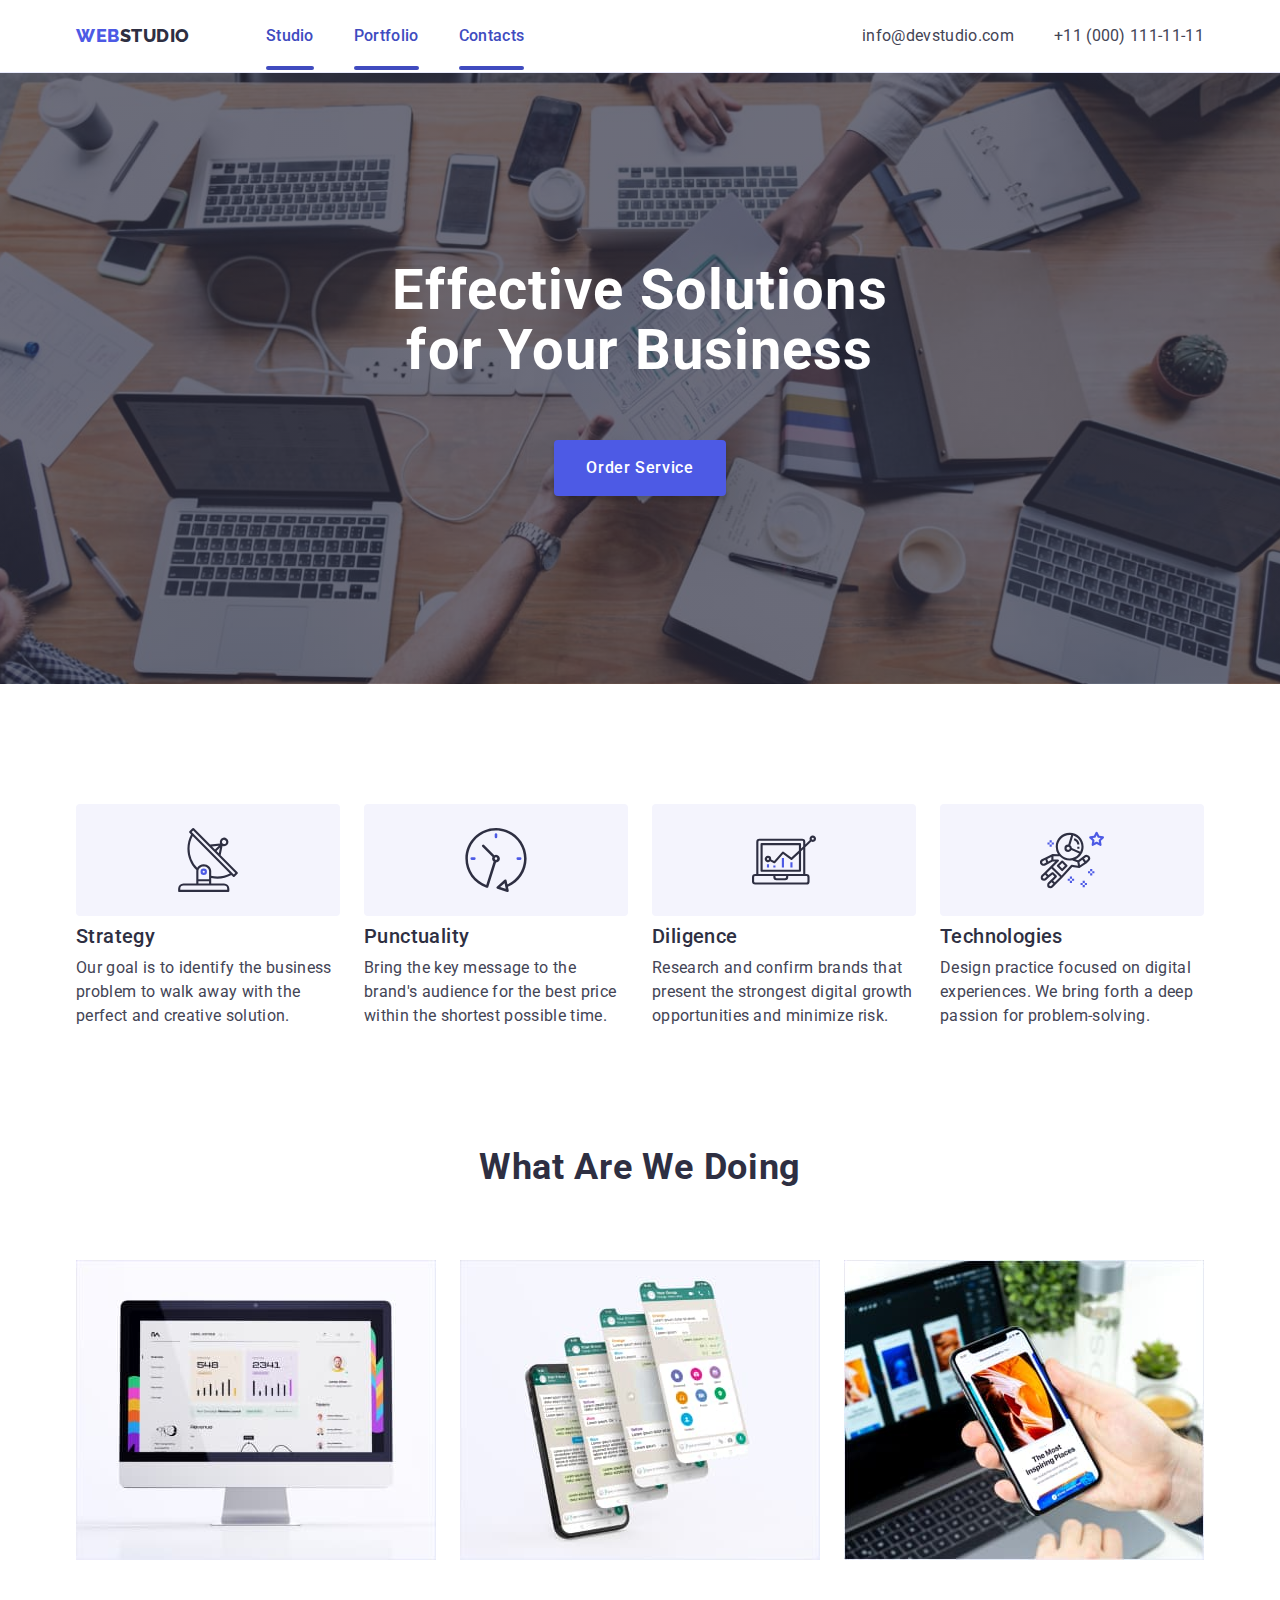
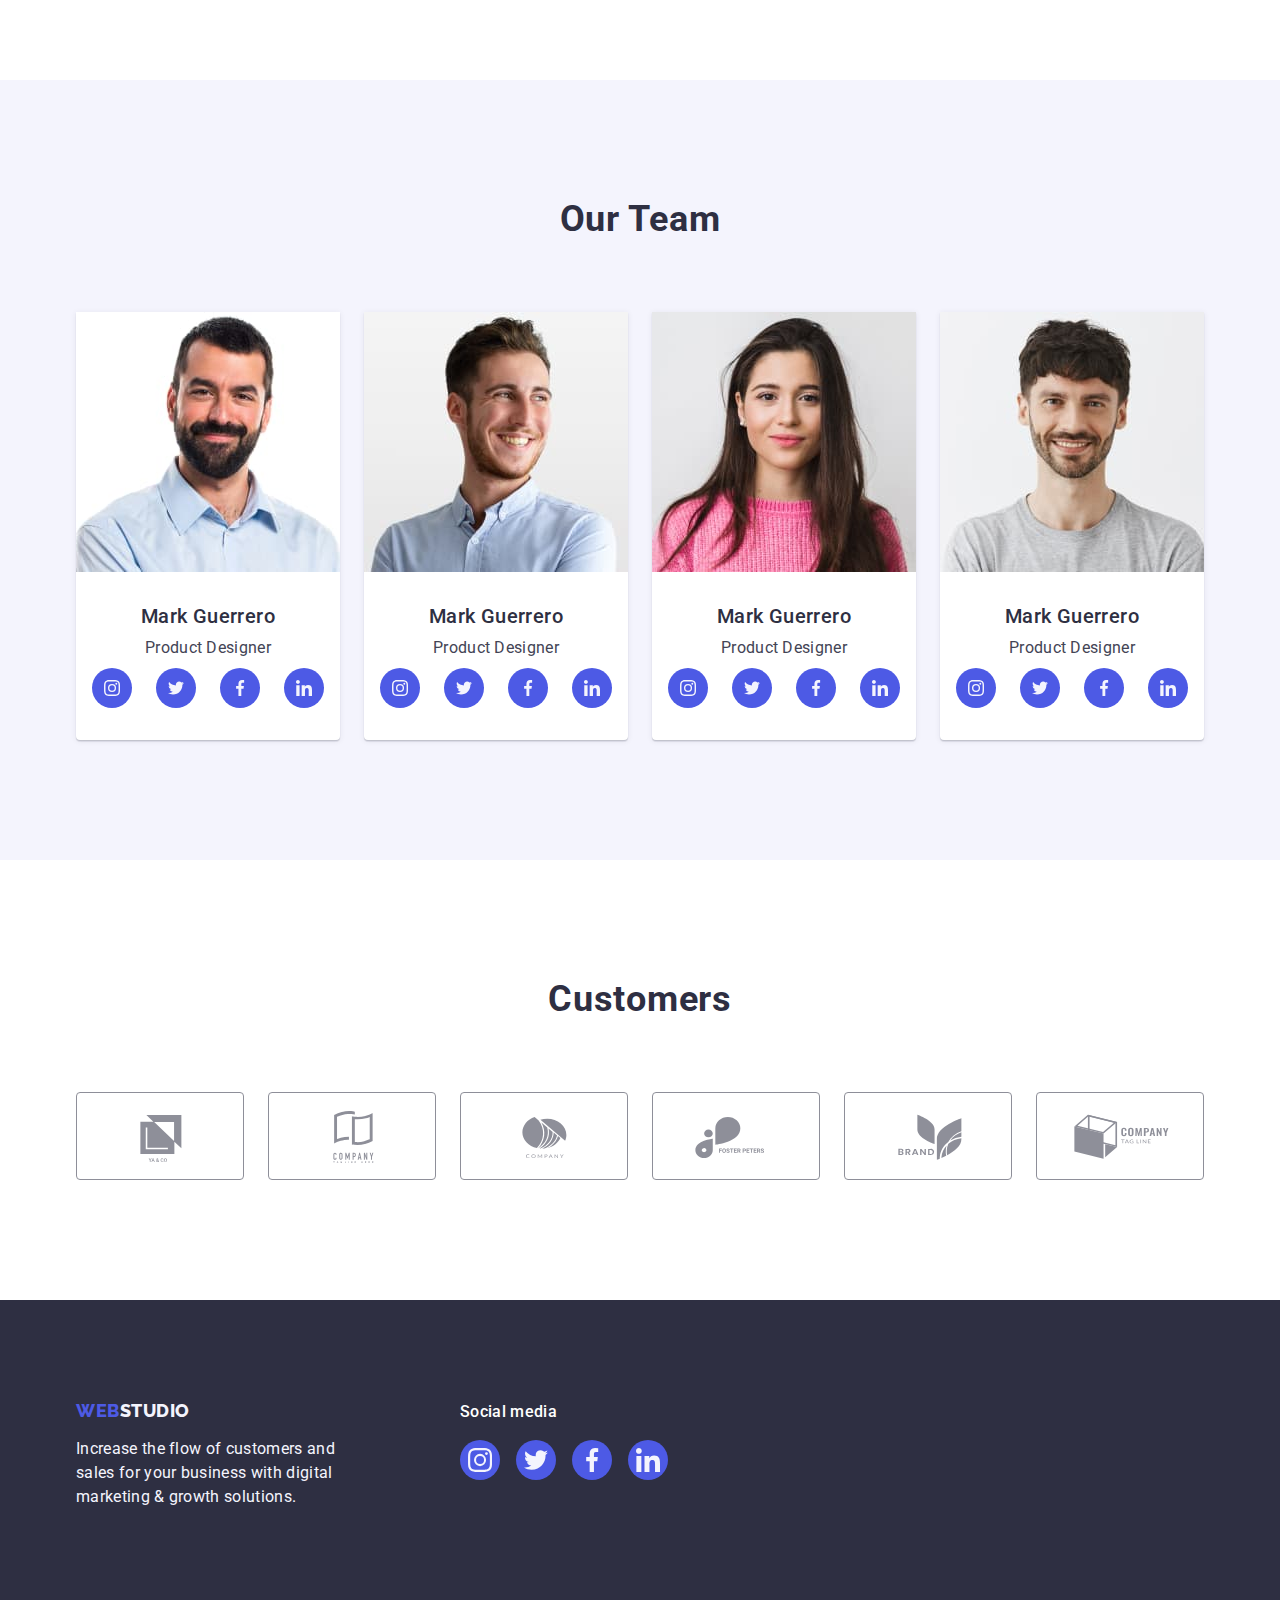
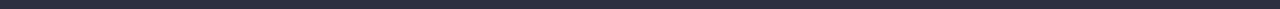
<file: index.html>
<!DOCTYPE html>
<html lang="en">
<head>
    <meta charset="UTF-8">
    <meta http-equiv="X-UA-Compatible" content="IE=edge">
    <meta name="viewport" content="width=device-width, initial-scale=1.0">
    <title>Web Studio</title>
    <link rel="stylesheet" href="https://cdn.jsdelivr.net/npm/modern-normalize@2.0.0/modern-normalize.min.css">
   
    <link rel="preconnect" href="https://fonts.googleapis.com">
    <link rel="preconnect" href="https://fonts.gstatic.com" crossorigin>
    <link href="https://fonts.googleapis.com/css2?family=Raleway:wght@800&family=Roboto:wght@400;500;700&display=swap" rel="stylesheet">
    <link rel="stylesheet" href="./css/styles.css">
</head>
<body>
<!-- HEADER -->
    <header class="page-header">
        <div class="container site-nav">
            <nav  class="site-nav">
                <a class="logo link" href="./index.html">Web<span class="color-logo-part">Studio</span></a>
                <ul class="site-nav list">
                    <li class="menu-item"> <a class="menu-link link is-active" href="./index.html">Studio</a></li>
                    <li class="menu-item"><a class="menu-link link is-active" href="./portfolio.html">Portfolio</a></li>
                    <li class="menu-item"><a class="menu-link link is-active" href="">Contacts</a></li>
                </ul>
            </nav> 
            <address class="contacts">
                <ul class="list contacts-nav">
                    <li class="contact-item"> <a class="link tel" href="mailto:info@devstudio.com">info@devstudio.com</a> </li>
                    <li class="contact-item"><a class="link tel" href="tel:+110001111111">+11 (000) 111-11-11</a> </li>
                
                </ul>
            </address>
        
        </div>
    </header>

<!-- MAIN -->
    <main>
        <!-- HERO -->
        <section class="hero overlay">
            <div class="container">
                <h1 class="hero-title">Effective Solutions for Your Business</h1>
                <button class="modal-btn" type="button" data-modal-open>Order Service</button>
            </div>
           
        </section>
        
        <!-- PRIORITIES -->
        <section class="section">
            <div class="container">
                <h2 class="visually-hidden">Our priorities</h2>
                <ul class="list product-flex-container">
                    <li class="team-flex-element">
                       <div class="priority-icon">
                           <svg width="64" height="64">
                            <use href="./images/icons.svg#icon-antenna"></use>
                           </svg> 
                        </div>
                        <h3 class="item-name card-content-nocentered">Strategy</h3>
                        <p class="description card-content-nocentered">Our goal is to identify the business problem to walk away with the perfect and creative solution.</p>
                    </li>
                    <li class="team-flex-element">
                        <div class="priority-icon">
                            <svg width="64" height="64">
                                <use href="./images/icons.svg#icon-clock"></use>

                            </svg>
                        </div>     
                        <h3 class="item-name card-content-nocentered">Punctuality</h3>
                        <p class="description card-content-nocentered">Bring the key message to the brand's audience for the best price within the shortest possible time.</p>
                        
                    </li>
                    <li class="team-flex-element">
                        <div class="priority-icon">
                            <svg width="64" height="64">
                                <use href="./images/icons.svg#icon-diagram"></use>

                            </svg> 
                        </div>    
                        <h3 class="item-name card-content-nocentered">Diligence</h3>
                        <p class="description card-content-nocentered">Research and confirm brands that present the strongest digital growth opportunities and minimize risk.</p>                        
                    </li>
                    <li class="team-flex-element">
                        <div class="priority-icon">
                            <svg width="64" height="64">
                                <use href="./images/icons.svg#icon-astronaut"></use>

                            </svg>
                        </div>     
                        <h3 class="item-name card-content-nocentered">Technologies</h3>
                        <p class="description card-content-nocentered">Design practice focused on digital experiences. We bring forth a deep passion for problem-solving.</p>                        
                    </li>
                </ul>
            </div>
        </section>
        <!-- DOING -->
        <section class="section">
            <div class="container">
             <h2 class="suptitle">What are we doing</h2>    
                <ul class="list product-flex-container">
                    <li class="product-flex-element"> <img src="./images/img1.jpg" alt="monitor" width="360" height="300"> </li>
                    <li class="product-flex-element"> <img src="./images/img2.jpg" alt="cellphones" width="360" height="300"> </li> 
                    <li class="product-flex-element"> <img src="./images/img3.jpg" alt="monitor and cellphone" width="360" height="300"> </li>           
                </ul>
            </div>
           
        </section>
        <!-- TEAM -->
        <section class="section team">
            <div class="container">
                <h2 class="suptitle">Our Team</h2>
                <ul class="list product-flex-container">
                    <li class="card team-flex-element team-shadow">
                            <img src="./images/img_.jpg" alt="Mark Guerrero" width="264" height="260">
                            <div class="card-content">
                                <h3 class="item-name">Mark Guerrero</h3>
                                <p  class="description">Product Designer</p>
                                <ul class="list social-media">
                                    <li class="s-m-item">
                                        <a href="#" class="link s-m-link">
                                            <svg width="16" height="16" class="s-m-logo-fill">
                                                <use href="./images/icons.svg#icon-instagram">
                                                </use>
                                            </svg>                                            
                                        </a> 
                                    </li>
                                    <li class="s-m-item">
                                        <a href="#" class="link s-m-link">
                                            <svg width="16" height="16" class="s-m-logo-fill">
                                                    <use href="./images/icons.svg#icon-twitter">
                                                    </use>                                            
                                            </svg>                           
                                        </a>
                                    </li>
                                    <li class="s-m-item">
                                        <a href="#" class="link s-m-link">
                                            <svg width="16" height="16" class="s-m-logo-fill">
                                                <use href="./images/icons.svg#icon-facebook">
                                                </use>
                                            </svg>                                            
                                        </a> 
                                    </li>
                                    <li class="s-m-item">
                                        <a href="#" class="link s-m-link" >
                                            <svg width="16" height="16" class="s-m-logo-fill">
                                                <use href="./images/icons.svg#icon-linkedin">
                                                </use>
                                            </svg>                                          
                                        </a> 
                                    </li>                                 
                                </ul>                     
                                
                            </div>                    
                                            
                    </li>
                    <li class="card team-flex-element team-shadow">
                            <img src="./images/img_1.jpg" alt="Tom Ford" width="264" height="260">
                            <div class="card-content">
                                <h3 class="item-name">Mark Guerrero</h3>
                                <p class="description">Product Designer</p>
                                <ul class="list social-media">
                                    <li class="s-m-item">
                                        <a href="#" class="link s-m-link">
                                            <svg width="16" height="16" class="s-m-logo-fill">
                                                <use href="./images/icons.svg#icon-instagram">
                                                </use>
                                            </svg>
                                        </a>
                                    </li>
                                    <li class="s-m-item">
                                        <a href="#" class="link s-m-link">
                                            <svg width="16" height="16" class="s-m-logo-fill">
                                                <use href="./images/icons.svg#icon-twitter">
                                                </use>
                                            </svg>
                                        </a>
                                    </li>
                                    <li class="s-m-item">
                                        <a href="#" class="link s-m-link">
                                            <svg width="16" height="16" class="s-m-logo-fill">
                                                <use href="./images/icons.svg#icon-facebook">
                                                </use>
                                            </svg>
                                        </a>
                                    </li>
                                    <li class="s-m-item">
                                        <a href="#" class="link s-m-link">
                                            <svg width="16" height="16" class="s-m-logo-fill">
                                                <use href="./images/icons.svg#icon-linkedin">
                                                </use>
                                            </svg>
                                        </a>
                                    </li>
                                </ul>
                            
                            </div>                           
                    
                    </li>
                    <li class="card team-flex-element team-shadow">
                            <img src="./images/img_2.jpg" alt="Camila Garcia" width="264" height="260">
                            <div class="card-content">
                                <h3 class="item-name">Mark Guerrero</h3>
                                <p class="description">Product Designer</p>
                                <ul class="list social-media">
                                    <li class="s-m-item">
                                        <a href="#" class="link s-m-link">
                                            <svg width="16" height="16" class="s-m-logo-fill">
                                                <use href="./images/icons.svg#icon-instagram">
                                                </use>
                                            </svg>
                                        </a>
                                    </li>
                                    <li class="s-m-item">
                                        <a href="#" class="link s-m-link">
                                            <svg width="16" height="16" class="s-m-logo-fill">
                                                <use href="./images/icons.svg#icon-twitter">
                                                </use>
                                            </svg>
                                        </a>
                                    </li>
                                    <li class="s-m-item">
                                        <a href="#" class="link s-m-link">
                                            <svg width="16" height="16" class="s-m-logo-fill">
                                                <use href="./images/icons.svg#icon-facebook">
                                                </use>
                                            </svg>
                                        </a>
                                    </li>
                                    <li class="s-m-item">
                                        <a href="#" class="link s-m-link">
                                            <svg width="16" height="16" class="s-m-logo-fill">
                                                <use href="./images/icons.svg#icon-linkedin">
                                                </use>
                                            </svg>
                                        </a>
                                    </li>
                                </ul>
                            
                            </div>                            
                        
                    </li>
                    <li class="card team-flex-element team-shadow">
                        <img src="./images/img_3.jpg" alt="Daniel Wilson" width="264" height="260">
                            <div class="card-content">
                                <h3 class="item-name">Mark Guerrero</h3>
                                <p class="description">Product Designer</p>
                                <ul class="list social-media">
                                    <li class="s-m-item">
                                        <a href="#" class="link s-m-link">
                                            <svg width="16" height="16" class="s-m-logo-fill">
                                                <use href="./images/icons.svg#icon-instagram">
                                                </use>
                                            </svg>
                                        </a>
                                    </li>
                                    <li class="s-m-item">
                                        <a href="#" class="link s-m-link">
                                            <svg width="16" height="16" class="s-m-logo-fill">
                                                <use href="./images/icons.svg#icon-twitter">
                                                </use>
                                            </svg>
                                        </a>
                                    </li>
                                    <li class="s-m-item">
                                        <a href="#" class="link s-m-link">
                                            <svg width="16" height="16" class="s-m-logo-fill">
                                                <use href="./images/icons.svg#icon-facebook">
                                                </use>
                                            </svg>
                                        </a>
                                    </li>
                                    <li class="s-m-item">
                                        <a href="#" class="link s-m-link">
                                            <svg width="16" height="16" class="s-m-logo-fill">
                                                <use href="./images/icons.svg#icon-linkedin">
                                                </use>
                                            </svg>
                                        </a>
                                    </li>
                                </ul>
                            
                            </div>                            
                        
                    </li>
                </ul>
            </div>
        </section>
        <section class="section">
            <div class="container">
                <h2 class="suptitle">Customers</h2>    
                <ul class="list customer-flex-container">
                    <li class="customer-flex-element ">
                        <a class="link customer-link" href="#">
                            <svg width="104" height="56" class="customer-logo-color">
                                <use href="./images/icons.svg#icon-Logo"></use>
                            </svg>
                        </a>
                    </li>
                    <li class="customer-flex-element ">
                        <a class="link customer-link" href="#">
                            <svg width="104" height="56" class="customer-logo-color">
                                <use href="./images/icons.svg#icon-Logo-1"></use>
                            </svg>
                        </a>
                    </li> 
                    <li class="customer-flex-element ">
                        <a class="link customer-link" href="#">
                            <svg width="104" height="56" class="customer-logo-color">
                                <use href="./images/icons.svg#icon-Logo-2"></use>
                            </svg>
                        </a>
                    </li>
                    <li class="customer-flex-element ">
                        <a class="link customer-link" href="#">
                            <svg width="104" height="56" class="customer-logo-color">
                                <use href="./images/icons.svg#icon-Logo-3"></use>
                            </svg>
                        </a>
                    </li>
                    <li class="customer-flex-element ">
                        <a class="link customer-link" href="#">
                            <svg width="104" height="56" class="customer-logo-color">
                                <use href="./images/icons.svg#icon-Logo-4"></use>
                            </svg>
                        </a>
                    </li> 
                    <li class="customer-flex-element ">
                        <a class="link customer-link" href="#">
                            <svg width="104" height="56" class="customer-logo-color">
                                <use href="./images/icons.svg#icon-Logo-5"></use>
                            </svg>
                        </a>
                    </li>            
                </ul>

            </div>
        </section>
    </main>

<!-- FOOTER -->
    <footer class="footer-container">
        <div class="container footer-content">
            <div class="footer-element">
                <a class="logo link logo-footer" href="./index.html">Web<span class="logo-footer-color">Studio</span></a>
                <p class="logo-footer-color txt-footer">Increase the flow of customers and sales for your business with digital marketing & growth solutions.</p>
            </div>
            <div class="footer-element">
                <p class="txt-footer sub-txt-footer">Social media</p>
                <ul class="list social-media s-m-footer-gap">
                    <li class="s-m-item">
                        <a href="#" class="link s-m-link s-m-link-footer">
                            <svg width="24" height="24" class="s-m-logo-fill">
                                <use href="./images/icons.svg#icon-instagram">
                                </use>
                            </svg>
                        </a>
                    </li>
                    <li class="s-m-item">
                        <a href="#" class="link s-m-link s-m-link-footer">
                            <svg width="24" height="24" class="s-m-logo-fill">
                                <use href="./images/icons.svg#icon-twitter">
                                </use>
                            </svg>
                        </a>
                    </li>
                    <li class="s-m-item">
                        <a href="#" class="link s-m-link s-m-link-footer">
                            <svg width="24" height="24" class="s-m-logo-fill">
                                <use href="./images/icons.svg#icon-facebook">
                                </use>
                            </svg>
                        </a>
                    </li>
                    <li class="s-m-item">
                        <a href="#" class="link s-m-link s-m-link-footer">
                            <svg width="24" height="24" class="s-m-logo-fill">
                                <use href="./images/icons.svg#icon-linkedin">
                                </use>
                            </svg>
                        </a>
                    </li>
                </ul>
            </div>
                
       </div>     
    </footer>
    <div class="backdrop is-hidden" data-modal>
        <div class="modal">
            <button class="modal-btn-close" type="button" data-modal-close>
                <svg class="modal-btn-icon" width="8" height="8">
                    <use href="./images/icons.svg#icon-close_btn"></use>
                </svg>
            </button>
        </div>
    </div>             
   <script src="./js/modal.js"></script>
</body>
</html>
</file>
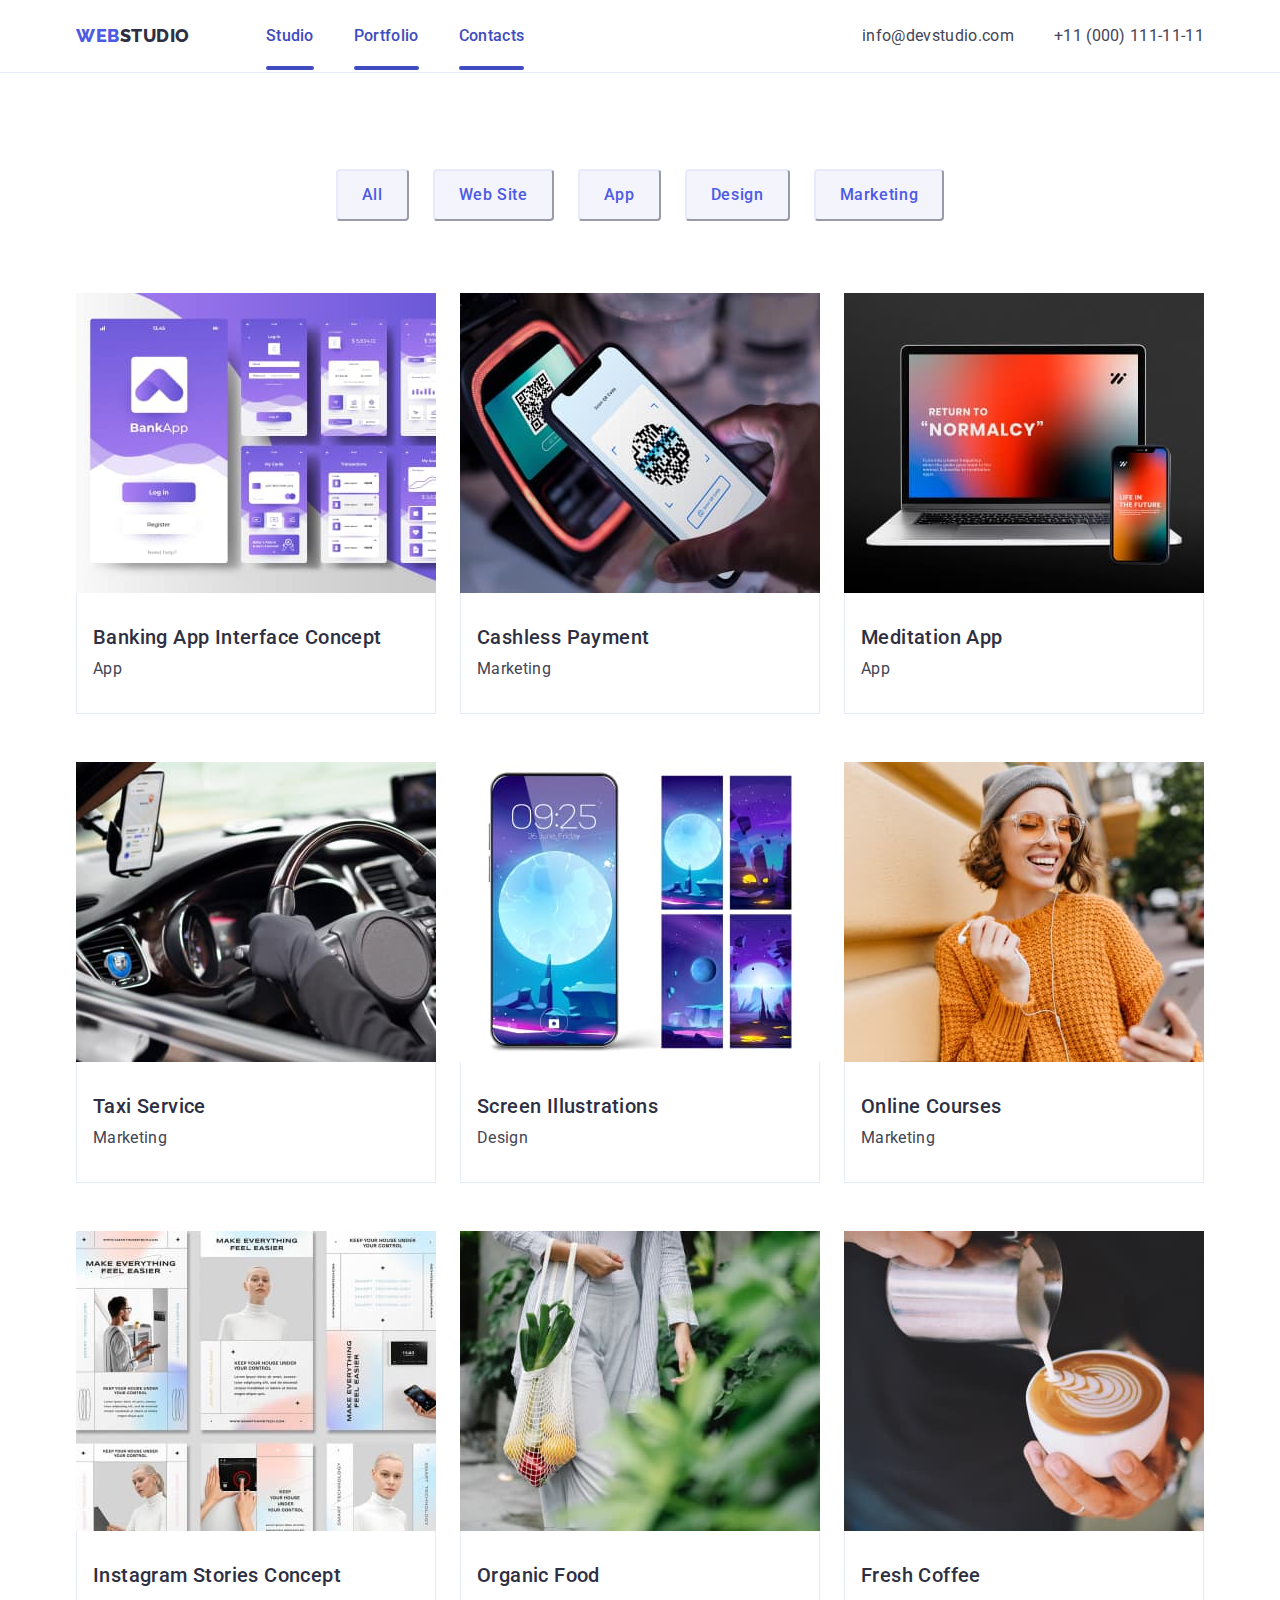
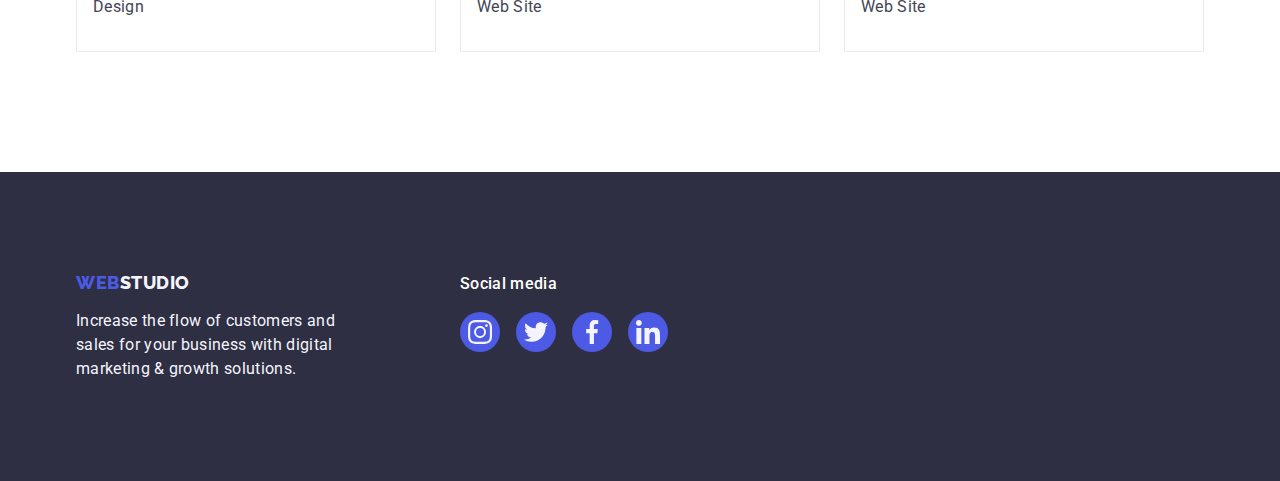
<file: portfolio.html>
<!DOCTYPE html>
<html lang="en">
<head>
    <meta charset="UTF-8">
    <meta http-equiv="X-UA-Compatible" content="IE=edge">
    <meta name="viewport" content="width=device-width, initial-scale=1.0">
    <title>Portfolio</title>
    <link rel="stylesheet" href="https://cdn.jsdelivr.net/npm/modern-normalize@2.0.0/modern-normalize.min.css">
    
    <link rel="preconnect" href="https://fonts.googleapis.com">
    <link rel="preconnect" href="https://fonts.gstatic.com" crossorigin>
    <link href="https://fonts.googleapis.com/css2?family=Raleway:wght@800&family=Roboto:wght@400;500;700&display=swap" rel="stylesheet">
    <link rel="stylesheet" href="./css/styles.css">
</head>
<body class="portfolio-body">
    <header class="page-header">
        <div class="container site-nav">
            <nav class="site-nav">
                <a class="logo link" href="./index.html">Web<span class="color-logo-part">Studio</span></a>
                <ul class="site-nav list">
                    <li class="menu-item"> <a class="menu-link link is-active" href="./index.html">Studio</a></li>
                    <li class="menu-item"><a class="menu-link link is-active" href="./portfolio.html">Portfolio</a></li>
                    <li class="menu-item"><a class="menu-link link is-active" href="">Contacts</a></li>
                </ul>
            </nav>
            <address class="contacts">
                <ul class="list contacts-nav">
                    <li class="contact-item"> <a class="link tel" href="mailto:info@devstudio.com">info@devstudio.com</a>
                    </li>
                    <li class="contact-item"><a class="link tel" href="tel:+110001111111">+11 (000) 111-11-11</a> </li>
    
                </ul>
            </address>
    
        </div>
    </header>

    <main>        
        <section class="portfilio-bg">
            <div class="container">
                <h1 class="visually-hidden">Our portfolio</h1>
                    
                <!-- FILTER -->
                <ul class="list filter-flex-container">
                    <li class="filter-btn-space">
                        <button class="filter-btn" type="button">All</button>
                    </li>
                    <li class="filter-btn-space">
                        <button class="filter-btn" type="button">Web Site</button>        
                    </li>
                    <li class="filter-btn-space">
                        <button class="filter-btn" type="button">App</button>        
                    </li>
                    <li class="filter-btn-space">
                        <button class="filter-btn" type="button">Design</button>        
                    </li>
                    <li class="filter-btn-space">
                        <button class="filter-btn" type="button">Marketing</button>        
                    </li>
                </ul>
            

                <!-- PRODUCTS --> 
                
                <ul class="list product-flex-container">
                    <li class="product-flex-element">
                        <a class="link product-card" href="#">
                        <div class="product-pic">
                            <img src="./images/ban_concept.jpg" alt="Banking App Concept" width="360" height="300">
                            <p class="product-overlay">14 Stylish and User-Friendly App Design Concepts · Task Manager App · Calorie Tracker App · Exotic Fruit Ecommerce App ·
                            Cloud Storage App</p>
                        </div>    
                            
                            <div class="card-content product-card-content">
                                <h2 class="item-name card-content-nocentered">Banking App Interface Concept</h2>
                                <p class="description card-content-nocentered">App</p>
                            </div>
                        </a> 
                    </li>
                    <li class="product-flex-element">
                        <a class="link product-card" href="#">
                        <div class="product-pic">
                            <img src="./images/cashless_pay.jpg" alt="Cashless Payments" width="360" height="300">
                            <p class="product-overlay">14 Stylish and User-Friendly App Design Concepts · Task Manager App · Calorie Tracker App · Exotic Fruit Ecommerce App ·
                            Cloud Storage App</p>
                        </div>
                            
                            <div class="card-content product-card-content">
                                <h2 class="item-name card-content-nocentered">Cashless Payment</h2>
                                <p class="description card-content-nocentered">Marketing</p>
                            </div>
                        </a>    
                    </li>
                    <li class="product-flex-element">
                        <a class="link product-card" href="#">
                        <div class="product-pic">
                            <img src="./images/med_app.jpg" alt="Meditation App" width="360" height="300">
                            <p class="product-overlay">14 Stylish and User-Friendly App Design Concepts · Task Manager App · Calorie Tracker App · Exotic Fruit Ecommerce App ·
                            Cloud Storage App</p>
                        </div>
                            
                            <div class="card-content product-card-content">
                                <h2 class="item-name card-content-nocentered">Meditation App</h2>
                                <p class="description card-content-nocentered">App</p>
                            </div>
                        </a>
                    </li>
                    <li class="product-flex-element">
                        <a class="link product-card" href="#">
                        <div class="product-pic">
                            <img src="./images/taxi_serv.jpg" alt="Taxi Service" width="360" height="300">
                            <p class="product-overlay">14 Stylish and User-Friendly App Design Concepts · Task Manager App · Calorie Tracker App · Exotic Fruit Ecommerce App ·
                            Cloud Storage App</p>
                        </div>
                            
                            <div class="card-content product-card-content">
                                <h2 class="item-name card-content-nocentered">Taxi Service</h2>
                                <p class="description card-content-nocentered">Marketing</p>
                            </div>
                        </a>
                    </li>
                    <li class="product-flex-element">
                        <a class="link product-card" href="#">
                        <div class="product-pic">
                            <img src="./images/screen_ill.jpg" alt="Screen Illustrations" width="360" height="300">
                            <p class="product-overlay">14 Stylish and User-Friendly App Design Concepts · Task Manager App · Calorie Tracker App · Exotic Fruit Ecommerce App ·
                            Cloud Storage App</p>
                        </div>
                            
                            <div class="card-content product-card-content">
                                <h2 class="item-name card-content-nocentered">Screen Illustrations</h2>
                                <p class="description card-content-nocentered">Design</p>
                            </div>
                        </a>
                    </li>
                    <li class="product-flex-element">
                        <a class="link product-card" href ="#">
                        <div class="product-pic">
                            <img src="./images/online_courses.jpg" alt="Online Courses" width="360" height="300">
                            <p class="product-overlay">14 Stylish and User-Friendly App Design Concepts · Task Manager App · Calorie Tracker App · Exotic Fruit Ecommerce App ·
                            Cloud Storage App</p>
                        </div>
                            
                            <div class="card-content product-card-content">
                                <h2 class="item-name card-content-nocentered">Online Courses</h2>
                                <p class="description card-content-nocentered">Marketing</p>
                            </div>
                        </a>
                    </li>
                    <li class="product-flex-element">
                        <a class="link product-card" href="#">
                        <div class="product-pic">
                            <img src="./images/inst_concept.jpg" alt="Instagram Stories Concept" width="360" height="300">
                            <p class="product-overlay">14 Stylish and User-Friendly App Design Concepts · Task Manager App · Calorie Tracker App · Exotic Fruit Ecommerce App ·
                            Cloud Storage App</p>
                        </div>
                            
                            <div class="card-content product-card-content">
                                <h2 class="item-name card-content-nocentered">Instagram Stories Concept</h2>
                                <p class="description card-content-nocentered">Design</p>
                            </div>
                        </a>
                    </li>
                    <li class="product-flex-element">
                        <a class="link product-card" href="#">
                        <div class="product-pic">
                            <img src="./images/organic_food.jpg" alt="Organic Food" width="360" height="300">
                            <p class="product-overlay">14 Stylish and User-Friendly App Design Concepts · Task Manager App · Calorie Tracker App · Exotic Fruit Ecommerce App ·
                            Cloud Storage App</p>
                        </div>
                            
                            <div class="card-content product-card-content">
                                <h2 class="item-name card-content-nocentered">Organic Food</h2>
                                <p class="description card-content-nocentered">Web Site</p>
                            </div>
                        </a>
                    </li>
                    <li class="product-flex-element">
                        <a class="link product-card" href="#">
                        <div class="product-pic">
                            <img src="./images/fresh_coffee.jpg" alt="Fresh Coffee" width="360" height="300">
                            <p class="product-overlay">14 Stylish and User-Friendly App Design Concepts · Task Manager App · Calorie Tracker App · Exotic Fruit Ecommerce App ·
                            Cloud Storage App</p>
                        </div>
                            
                            <div class="card-content product-card-content">
                                <h2 class="item-name card-content-nocentered">Fresh Coffee</h2>
                                <p class="description card-content-nocentered">Web Site</p>
                            </div>
                        </a>
                    </li>
                </ul>
             
            </div>    
        </section>          

    </main>
 
<!-- FOOTER     -->
<footer class="footer-container">
    <div class="container footer-content">
        <div class="footer-element">
            <a class="logo link logo-footer" href="./index.html">Web<span class="logo-footer-color">Studio</span></a>
            <p class="logo-footer-color txt-footer">Increase the flow of customers and sales for your business with
                digital marketing & growth solutions.</p>
        </div>
        <div class="footer-element">
            <p class="txt-footer sub-txt-footer">Social media</p>
            <ul class="list social-media s-m-footer-gap">
                <li class="s-m-item">
                    <a href="#" class="link s-m-link s-m-link-footer">
                        <svg width="24" height="24" class="s-m-logo-fill">
                            <use href="./images/icons.svg#icon-instagram">
                            </use>
                        </svg>
                    </a>
                </li>
                <li class="s-m-item">
                    <a href="#" class="link s-m-link s-m-link-footer">
                        <svg width="24" height="24" class="s-m-logo-fill">
                            <use href="./images/icons.svg#icon-twitter">
                            </use>
                        </svg>
                    </a>
                </li>
                <li class="s-m-item">
                    <a href="#" class="link s-m-link s-m-link-footer">
                        <svg width="24" height="24" class="s-m-logo-fill">
                            <use href="./images/icons.svg#icon-facebook">
                            </use>
                        </svg>
                    </a>
                </li>
                <li class="s-m-item">
                    <a href="#" class="link s-m-link s-m-link-footer">
                        <svg width="24" height="24" class="s-m-logo-fill">
                            <use href="./images/icons.svg#icon-linkedin">
                            </use>
                        </svg>
                    </a>
                </li>
            </ul>
        </div>

    </div>
</footer>
</body>
</html>
</file>
<file: css/styles.css>
/* ============<!-- VARIABLES -->====== */
:root{ 
    --brand-color: #2E2F42;  /* background, main txt*/
    --brand-bright-color: #4D5AE5;  /*logo, filter txt*/
    --prod-overlay-color: rgba(77, 90, 229, 0.5); /*product overlay color*/
    --light-bg: #F4F4FD;  /*light background for section and  filter buttons*/
    --content-txt-color: #434455;  /* content text color*/
    --focus-btn-color: #404BBF;   /* focus button color*/
    --focus-footer-s-m: #31d0aa; /*focus footer social media color*/
    --logo-font: 'Raleway', sans-serif;
    --main-font: 'Roboto', sans-serif;
    --body-color: #FFFFFF;
    --anim: 250ms cubic-bezier(0.4, 0, 0.2, 1);
}
/* ============<!-- /VARIABLES -->====== */
*,
::before,
::after{
    box-sizing: border-box;
}
h1,
h2,
h3,
p{
    margin-top: 0;
    margin-bottom: 0;
}
ul,
ol{
   padding-left: 0;
    margin-top: 0;
    margin-bottom: 0; 
}
img{
    display: block;
}

.list{
    list-style: none;
    
}

.link{
    text-decoration: none;
}

body{
    font-family: var(--main-font);
    font-weight: 400;
    font-size: 16px;
    color:var(--content-txt-color);
    background-color: var(--body-color);
}

.portfolio-body{
    color: var(--content-txt-color);
}
.section{
    padding-top: 120px;
    padding-bottom: 120px;
   
}
.section:nth-child(2) {
    padding-bottom: 0px;
}

.visually-hidden {  position: absolute;
    width: 1px;
    height: 1px;
    margin: -1px;
    border: 0;
    padding: 0;
    white-space: nowrap;
    clip-path: inset(100%);
    clip: rect(0 0 0 0);
    overflow: hidden;
    }
    
/* ============<!-- COMPONENTS -->====== */
.container{
    width: 1158px;
    padding-left: 15px;
    padding-right: 15px;
    margin: 0 auto;
}
.suptitle{
    font-weight: 700;
    font-size: 36px;
    line-height: 1.11; 
    letter-spacing: 0.02em;
    margin-bottom: 72px;
    text-align: center;
    text-transform: capitalize;
    color: var(--brand-color);
}

.description{
    line-height: 1.5;
    letter-spacing: 0.02em;
    color: var(--content-txt-color);
    text-align: center; 
}


.item-name{
    font-weight: 500;
    font-size: 20px;
    line-height: 1.2;
    letter-spacing: 0.02em;
    color: var(--brand-color);
    margin-bottom: 8px;
    text-align: center;
}

.logo{
    font-family: var(--logo-font);
    font-weight: 800;
    font-size: 18px;
    line-height: 1.17;
    letter-spacing: 0.03em;
    text-transform: uppercase;
    color: var(--brand-bright-color);
    margin-right: 76px;
}

.color-logo-part{
    color: var(--brand-color);
}

/* ============<!-- /COMPONENTS -->====== */

/* ============<!-- HEADER -->====== */

.page-header{
    /* position: sticky;
    top: 0;
    z-index: 5; */
    padding-top: 24px;
    padding-bottom: 24px;
    width: 100%;
    margin-left: auto;
    margin-right: auto;
    border-bottom: 1px solid #E7E9FC;
    box-shadow: 0px 2px 1px rgba(46, 47, 66, 0.08), 0px 1px 1px rgba(46, 47, 66, 0.16), 0px 1px 6px rgba(46, 47, 66, 0.08);
    background-color: var(--body-color);
}

.site-nav{
    display: flex;
    align-items: center;    
}
.site-nav .menu-item:not(:last-child){
    margin-right: 40px;
}
.site-nav .menu-item:last-child{
    margin-right: 0;
}

.menu-link{
    padding: 24px 0;
    font-weight: 500;
    line-height: 1.5;
    letter-spacing: 0.02em;
    
    color: #404bbf; /*var(--brand-color);*/
    transition: color 250ms cubic-bezier(0.4, 0, 0.2, 1);
    /*transition: color var(--anim);*/
}
.menu-link:hover,
.menu-link:focus{
    color: var(--focus-btn-color)
}

.is-active {
    position: relative;
}
.is-active::after{
    content: "";
    position: absolute;
    width: 100%;
    height: 4px;
    bottom: -1px;
    left: 0;
    /*transform: translateX(50%);*/
    border-radius: 2px;
    background-color: var(--focus-btn-color);
}

.contacts{
    font-style: normal;
    margin-left: auto;
}

.contacts-nav{
    display: flex;
    
}
.contacts-nav .contact-item:not(:last-child){
    margin-right: 40px;
}
.contacts-nav .contact-item:last-child{
    margin-right: 0px;
}
.tel{    
    font-weight: 400;
    line-height: 1.5;
    letter-spacing: 0.02em;
    transition: color 250ms cubic-bezier(0.4, 0, 0.2, 1);
    color: var(--content-txt-color);
    
}
.tel:hover,
.tel:focus{
    color: var(--focus-btn-color)
}

/* ============<!-- /HEADER -->====== */

/* ============<!-- HERO -->====== */
.hero{
    
    padding-top: 188px;
    padding-bottom: 188px;
    padding-left: 0;
    padding-right: 0; 
    text-align: center;
     
}
/* --- OVERLAY ---*/
.overlay{
    position: relative;
    max-width: 1440px;
    min-height: 600px;
    margin-left: auto;
    margin-right: auto;
    background-image: linear-gradient(rgba(46, 47, 66, 0.7), rgba(46, 47, 66, 0.7)), url(../images/people-in-office.jpg);
    background-size: cover;
    background-repeat: no-repeat;
    background-position: center;

}


.hero-title{
    font-weight: 700;
    font-size: 56px;
    line-height: 1.07;
    max-width: 496px;
    color:var(--body-color);
    text-align: center;
    letter-spacing: 0.02em;
    margin-bottom: 59px;
    margin-left: auto;
    margin-right: auto;

   
}

.modal-btn{
    display: block;
    min-width: 169px;
    height: 56px;
    font-family: var(--main-font);
    font-weight: 500;
    line-height: 1.5;
    font-size: 16px;
    color: #FFFFFF;
    letter-spacing: 0.04em;
    border: none;
    background: var(--brand-bright-color);
    box-shadow: 0px 4px 4px rgba(0, 0, 0, 0.15);
    border-radius: 4px;
    padding: 16px 32px;
    gap: 10px;
    cursor: pointer;
    margin-left: auto;
    margin-right: auto;
    transition: background-color 250ms cubic-bezier(0.4, 0, 0.2, 1);

}

.modal-btn:hover,
.modal-btn:focus{
    background-color: var(--focus-btn-color);
}

/* ============<!-- /HERO -->====== */

/* ============<!-- PRIORITIES -->====== */

.priority-icon{
    display: flex;
    align-items: center;
    justify-content: center;
    height: 112px;
    background-color: var(--light-bg);
    border-radius: 4px;
    margin-bottom: 8px;
}



/* ============<!-- /PRIORITIES -->====== */



.card{
    background-color: #FFFFFF;
    box-shadow: 0px 1px 6px rgba(46, 47, 66, 0.08), 0px 1px 1px rgba(46, 47, 66, 0.16), 0px 2px 1px rgba(46, 47, 66, 0.08);
    border-radius: 0px 0px 4px 4px;
}
.card-content{
    padding-top: 32px;
    padding-bottom: 32px;
    padding-left: 16px;
    padding-right: 16px;

}
.card-content-nocentered{
    text-align: left;
}
/* ============<!-- TEAM -->====== */
.team{
    background-color: var(--light-bg);
    margin-left: auto;
    margin-right: auto;
}
.team-flex-element{
    width: 264px; /* calc((100%-72px)/4);*/
    margin-right: 24px;
    margin-bottom: 0;
}
.team-flex-element:last-child{
    margin-right: 0;
}
.team-shadow{
    box-shadow: 0px 1px 6px rgba(46, 47, 66, 0.08), 0px 1px 1px rgba(46, 47, 66, 0.16), 0px 2px 1px rgba(46, 47, 66, 0.08);
border-radius: 0px 0px 4px 4px;
}
/* ============<!-- /TEAM -->====== */


/* ============<!-- S-M-LINKS -->====== */
.social-media{
    display: flex;
    justify-content: center;
    gap: 24px;
    margin-top: 8px;
    
}
.s-m-item{    
    height: 40px;
    width: 40px; 
}   

.s-m-link{
    width:100%;
    height: 100%;
    background-color: var(--brand-bright-color);
    border-radius: 50%;
    display: flex;
    align-items: center;
    justify-content: center;
    transition: background-color var(--anim);

}
.s-m-link:hover,
.s-m-link:focus{
    background-color: var(--focus-btn-color);
} 

.s-m-logo-fill{
    fill: var(--light-bg);   

}


/* ============<!-- /S-M-LINKS-->====== */

/* ============<!-- CUSTOMERS -->====== */
.customer-flex-container{
    display: flex;
    gap: 24px;
}
.customer-flex-element{
    /* flex-basis: calc((100%-30px-5*24px)/6); */
    width: 168px;
    margin-bottom: 0;      
    height: 88px;
}
.customer-link{
    display: flex;
    width: 100%;
    height: 100%;
    border: 1px solid #8e8f99;
    border-radius: 4px;
    align-items: center;
    justify-content: center;
    color: #8e8f99;
    transition: border-color var(--anim), color var(--anim);
} 

.customer-link:hover,
.customer-link:focus{
    border-color: var(--focus-btn-color);
    color: var(--focus-btn-color);
}
.customer-logo-color{
    fill: currentColor;
}
/* .customer-logo-color:hover,
.customer-logo-color:focus {
    fill: currentColor;

} */

/* ============<!-- /CUSTOMERS-->====== */


/* ============<!-- FILTER -->====== */

.filter-flex-container{
    display: flex;
    justify-content: center;
    /*margin-top: 96px;*/
    margin-bottom: 72px;
}

.filter-btn{
    font-family: var(--main-font);
    font-weight: 500;
    font-size: 16px;
    line-height: 1.5;
    letter-spacing: 0.04em;
    padding-top: 12px;
    padding-bottom: 12px;
    padding-left: 24px;
    padding-right: 24px; 
    box-shadow: none;
    color: var(--brand-bright-color);
    background: var(--light-bg);
    border-color: #E7E9FC;
    border-radius: 4px;
    cursor: pointer;
    transition: color 250ms cubic-bezier(0.4, 0, 0.2, 1),
    background-color 250ms cubic-bezier(0.4, 0, 0.2, 1),
    border-color 250ms cubic-bezier(0.4, 0, 0.2, 1),
    box-shadow 250ms cubic-bezier(0.4, 0, 0.2, 1);
}

.filter-btn:hover,
.filter-btn:focus{
    color: #FFFFFF;
    background-color: var(--focus-btn-color);
    border-color: transparent;
    
    box-shadow: 0px 3px 1px rgba(0, 0, 0, 0.1), 0px 2px 1px rgba(0, 0, 0, 0.08), 0px 2px 2px rgba(0, 0, 0, 0.12);
}
.filter-flex-container .filter-btn-space:not(:last-child){
    margin-right: 24px;
}
/* ============<!-- /FILTER -->====== */

/* ============<!--PRODUCTS -->====== */

.portfilio-bg{
    background-color: var(--body-color);
    padding-top: 96px;
    padding-right: 0;
    padding-bottom: 120px;
    padding-left: 0;
}

.product-flex-container{
    display: flex;
    flex-wrap: wrap;
   
}
.product-flex-element{
    width: calc((100% - 48px)/3);
    
    margin-right: 24px;
    margin-bottom: 48px;
    
}
.product-flex-element:nth-child(3n){
    margin-right: 0;
}
.product-flex-element:nth-last-child(-n+3){
    margin-bottom: 0;
}
.product-card:hover .product-overlay,
.product-card:focus .product-overlay{
    transform: translate(0, 0);
}
.product-card{
    display: block;
    transition: box-shadow 250ms cubic-bezier(0.4, 0, 0.2, 1);

}
.product-card:hover{
    box-shadow: 0px 1px 6px rgba(46, 47, 66, 0.08), 0px 1px 1px rgba(46, 47, 66, 0.16), 0px 2px 1px rgba(46, 47, 66, 0.08);
}
.product-card:focus{
    box-shadow: 0px 1px 6px rgba(46, 47, 66, 0.08), 0px 1px 1px rgba(46, 47, 66, 0.16), 0px 2px 1px rgba(46, 47, 66, 0.08);
}

.product-card-content{
    border: 1px solid #e7e9fc;
    border-top: none; 
}
.product-overlay{
    position: absolute;
    left: 0;
    top: 0;
    width: 100%;
    height: 100%;
    overflow-y: scroll;
    transform: translate(0, 100%);
    transition: transform 250ms cubic-bezier(0.4, 0, 0.2, 1);
    background-color: var(--brand-bright-color);
    color: var(--light-bg);
    padding-top: 40px;
    padding-bottom: 40px;
    padding-left: 32px;
    padding-right: 32px;
    font-family: 'Roboto';
    font-weight: 400;
    font-size: 16px;
    line-height: 1.5;
    letter-spacing: 0.02em;
    
}
.product-pic{
    position: relative;
    overflow: hidden;
}
/* ============<!-- /PRODUCTS -->====== */

/* ============<!-- FOOTER -->====== */
.footer-container{
  
    background-color: var(--brand-color);
    padding-top: 100px;
    padding-bottom: 100px;
    width: 100%;
}

.logo-footer{
    display: inline-block;
    margin-bottom: 16px;
}
.logo-footer-color{
    color: var(--light-bg);    
}
.txt-footer{
    line-height: 1.5;
    letter-spacing: 0.02em;
    max-width: 264px;
    font-size: 16px;
}
.sub-txt-footer{
    font-weight: 500;
    color: var(--body-color);
    margin-bottom: 16px;
}
.footer-element{
    margin-right: 120px;
}
.footer-content{
    display: flex;
    align-items: baseline;

}
.s-m-footer-gap{
    gap: 16px;
}
.s-m-link-footer{
    background-color: var(--brand-bright-color);
    transition: background-color 250ms cubic-bezier(0.4, 0, 0.2, 1);
}
.s-m-link-footer:hover,
.s-m-link-footer:focus{
    background-color: var(--focus-footer-s-m);
}
/* ============<!-- /FOOTER -->====== */

/* ============<!-- MODAL WINDOW -->====== */


.backdrop {
    position: fixed;    
    top: 0;
    left: 0;
    z-index: 100;

    width: 100%;
    height: 100%;

    background-color: rgba(46, 47, 66, 0.4);

    opacity: 1;
    visibility: visible;

    transition: opacity 250ms cubic-bezier(0.4, 0, 0.2, 1), visibility 250ms cubic-bezier(0.4, 0, 0.2, 1);
}

.backdrop.is-hidden {
    opacity: 0;
    visibility: hidden;
    pointer-events: none;
}

.modal {
    position: absolute;
    top: 50%;
    left: 50%;
    transform: translate(-50%, -50%);
    width: 408px;
    min-height: 584px;

    
    background: #fcfcfc;
    border-radius: 4px;
    box-shadow: 0px 1px 1px rgba(0, 0, 0, 0.14), 0px 1px 3px rgba(0, 0, 0, 0.12), 0px 2px 1px rgba(0, 0, 0, 0.2);
    transition: transform 250ms cubic-bezier(0.4, 0, 0.2, 1);
   
   
} 

.backdrop.is-hidden>.modal {
    transform: translateX(-50%) translateY(-70%);
    opacity: 0;
}
.modal-btn-close{
    position: absolute;
    top: 24px;
    right: 24px;
    /*transform: translate(-50%, 50%);*/

    display: flex;
    align-items: center;
    justify-content: center;
    width: 24px;
    height: 24px;
    padding: 0;

    background: #E7E9FC;
    border: 1px solid rgba(0, 0, 0, 0.1);
    color: var(--brand-color);
    border-radius: 50%;
    cursor: pointer;
    transition: background-color 250ms cubic-bezier(0.4, 0, 0.2, 1), border 250ms cubic-bezier(0.4, 0, 0.2, 1);
}

.modal-btn-close:hover,
.modal-btn-close:focus{
    color: var(--body-color);
    background-color: var(--focus-btn-color);
    border: none;
    /*fill: var(--body-color);*/
}
.modal-btn-icon{
    fill: currentColor;
    transition: fill 250ms cubic-bezier(0.4, 0, 0.2, 1);

}
.modal-btn-icon:hover,
.modal-btn-icon:focus{
    fill: var(--body-color);
}
</file>
